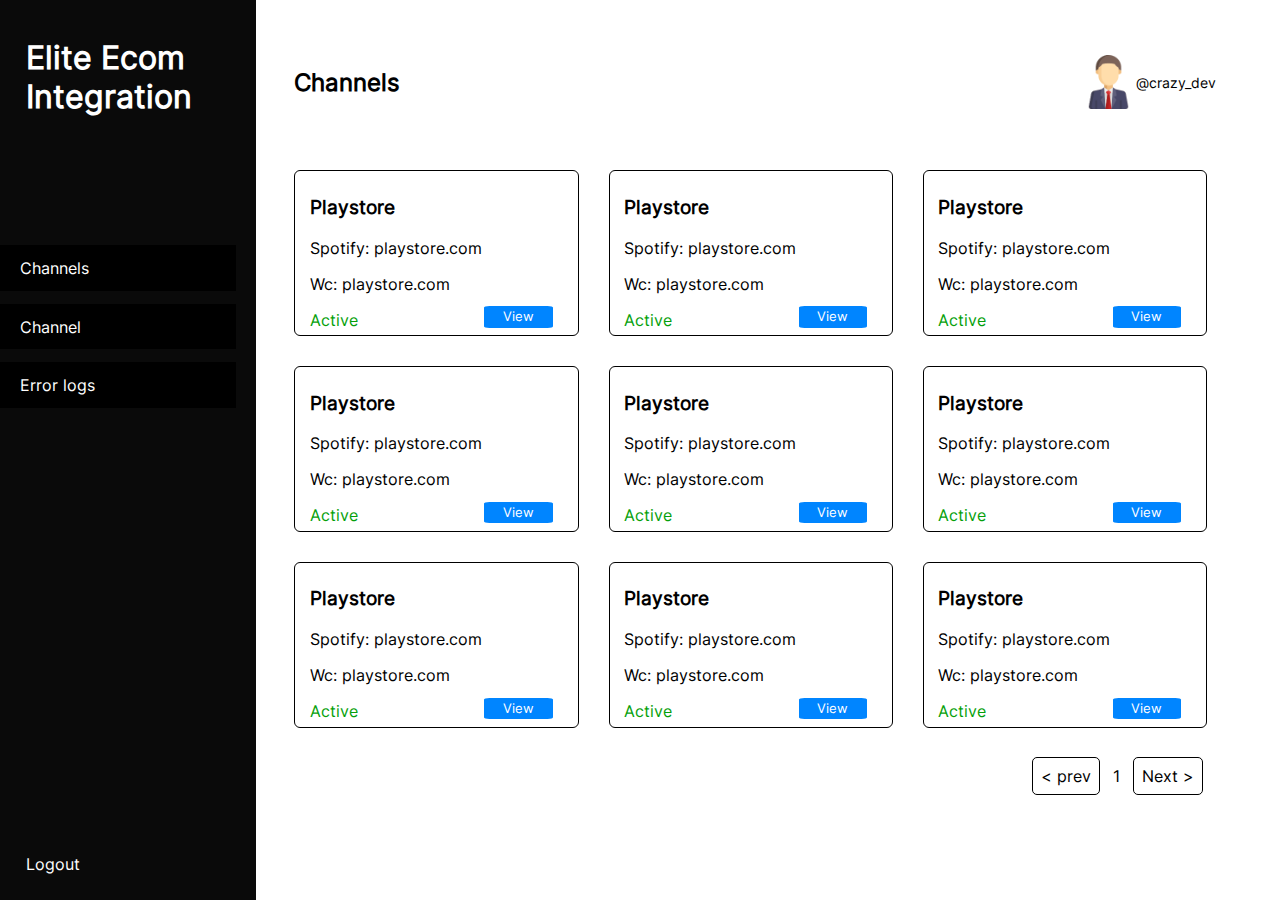
<file: index.html>
<html lang="en">
<head>
    <meta charset="UTF-8">
    <meta http-equiv="X-UA-Compatible" content="IE=edge">
    <meta name="viewport" content="width=device-width, initial-scale=1.0">
    <title>Elite Ecom Integration</title>
    <link rel="stylesheet" href="/public/main.css">
</head>
<body>
    <nav>
        <h1>Elite Ecom <br> Integration</h1>
        <div class="nav_links">
            <a href="">Channels</a>
            <a href="/public/channel.html">Channel</a>
            <a href="">Error logs</a>
        </div>
        <div class="logout">
            <a href="">Logout</a>
        </div>
    </nav>

    
    <main>
        <header>
            <h2>Channels</h2>
            <div class="user">
                <img src="/public/images/506185.png" alt="">
                <p>@crazy_dev</p>
            </div>
        </header>
        <section id="channels">
            <div class="channel">
                <h3>Playstore</h3>
                <p>Spotify: playstore.com</p>
                <p>Wc: playstore.com</p>
                <div class="active_view">
                    <div class="active">
                        <a href="">Active</a>
                    </div>
                    <div class="view">
                        <a href="">View</a>
                    </div>
                </div>
            </div>
            <div class="channel">
                <h3>Playstore</h3>
                <p>Spotify: playstore.com</p>
                <p>Wc: playstore.com</p>
                <div class="active_view">
                    <div class="active">
                        <a href="">Active</a>
                    </div>
                    <div class="view">
                        <a href="">View</a>
                    </div>
                </div>
            </div>
            <div class="channel">
                <h3>Playstore</h3>
                <p>Spotify: playstore.com</p>
                <p>Wc: playstore.com</p>
                <div class="active_view">
                    <div class="active">
                        <a href="">Active</a>
                    </div>
                    <div class="view">
                        <a href="">View</a>
                    </div>
                </div>
            </div>
            <div class="channel">
                <h3>Playstore</h3>
                <p>Spotify: playstore.com</p>
                <p>Wc: playstore.com</p>
                <div class="active_view">
                    <div class="active">
                        <a href="">Active</a>
                    </div>
                    <div class="view">
                        <a href="">View</a>
                    </div>
                </div>
            </div>
            <div class="channel">
                <h3>Playstore</h3>
                <p>Spotify: playstore.com</p>
                <p>Wc: playstore.com</p>
                <div class="active_view">
                    <div class="active">
                        <a href="">Active</a>
                    </div>
                    <div class="view">
                        <a href="">View</a>
                    </div>
                </div>
            </div>
            <div class="channel">
                <h3>Playstore</h3>
                <p>Spotify: playstore.com</p>
                <p>Wc: playstore.com</p>
                <div class="active_view">
                    <div class="active">
                        <a href="">Active</a>
                    </div>
                    <div class="view">
                        <a href="">View</a>
                    </div>
                </div>
            </div>
            <div class="channel">
                <h3>Playstore</h3>
                <p>Spotify: playstore.com</p>
                <p>Wc: playstore.com</p>
                <div class="active_view">
                    <div class="active">
                        <a href="">Active</a>
                    </div>
                    <div class="view">
                        <a href="">View</a>
                    </div>
                </div>
            </div>
            <div class="channel">
                <h3>Playstore</h3>
                <p>Spotify: playstore.com</p>
                <p>Wc: playstore.com</p>
                <div class="active_view">
                    <div class="active">
                        <a href="">Active</a>
                    </div>
                    <div class="view">
                        <a href="">View</a>
                    </div>
                </div>
            </div>
            <div class="channel">
                <h3>Playstore</h3>
                <p>Spotify: playstore.com</p>
                <p>Wc: playstore.com</p>
                <div class="active_view">
                    <div class="active">
                        <a href="">Active</a>
                    </div>
                    <div class="view">
                        <a href="">View</a>
                    </div>
                </div>
            </div>
        </section>
        <div class="navigation">
            <a href="">< prev</a>
            <span>1</span>
            <a href="">Next ></a>
        </div>
    </main>
</body>
</html>
</file>
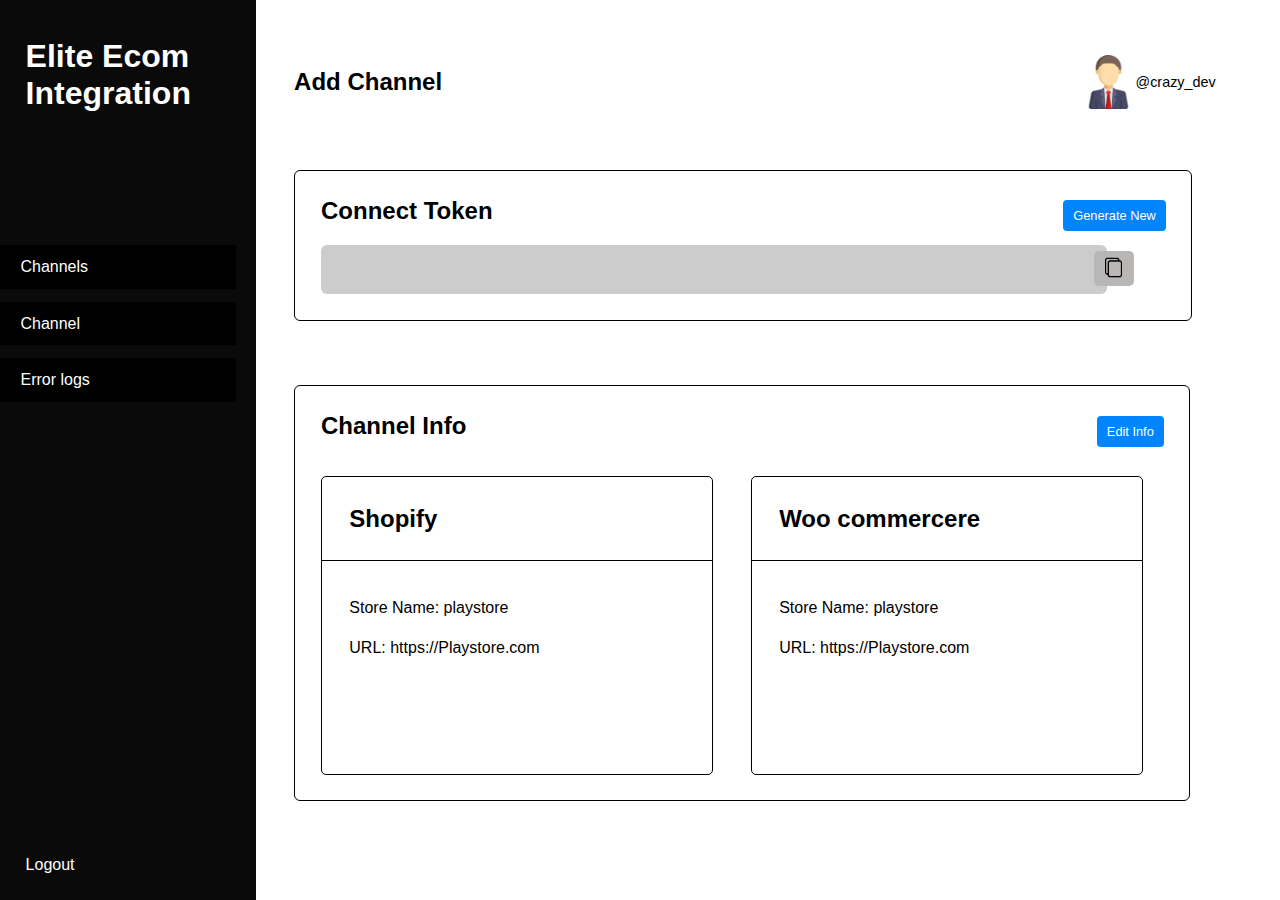
<file: public/channel.html>
<html lang="en">
<head>
    <meta charset="UTF-8">
    <meta http-equiv="X-UA-Compatible" content="IE=edge">
    <meta name="viewport" content="width=device-width, initial-scale=1.0">
    <title>Channel</title>
    <link rel="stylesheet" href="/public/channel.css">
</head>
<body>
    <nav>
        <h1>Elite Ecom <br> Integration</h1>
        <div class="nav_links">
            <a href="">Channels</a>
            <a href="/public/channel.html">Channel</a>
            <a href="">Error logs</a>
        </div>
        <div class="logout">
            <a href="">Logout</a>
        </div>
    </nav>
    <main>
        <header>
            <h2>Add Channel</h2>
            <div class="user">
                <img src="/public/images/506185.png" alt="">
                <p>@crazy_dev</p>
            </div>
        </header>
        <section class="tok">
            <section class="token-address">
                <div>
                    <h2>Connect Token</h2>
                </div>
                <div>
                    <a href="/public/channel_form.html">Generate New</a>
                </div>
            </section>
            <input type="text"><a href=""><img src="/public/images/2782958.png" alt=""></a>
        </section>    
        <section class="channel-info">
            <div class="info">
                <h2>Channel Info</h2>
                <div>
                    <a href="/public/channel_form.html">Edit Info</a>
                </div>
            </div>
            <div id="shopify-woo">
                <div class="shopify">
                    <h2>Shopify</h2>
                    <div class="store-name">
                        <p>
                            Store Name: playstore <br>
                            URL: https://Playstore.com
                        </p>
                    </div>
                </div>
                <div class="shopify">
                    <h2>Woo commercere</h2>
                    <div class="store-name">
                        <p>
                            Store Name: playstore <br>
                            URL: https://Playstore.com
                        </p>
                    </div>
                </div>        
            </div>
        </section>
    </main>    
</body>
</html>
</file>
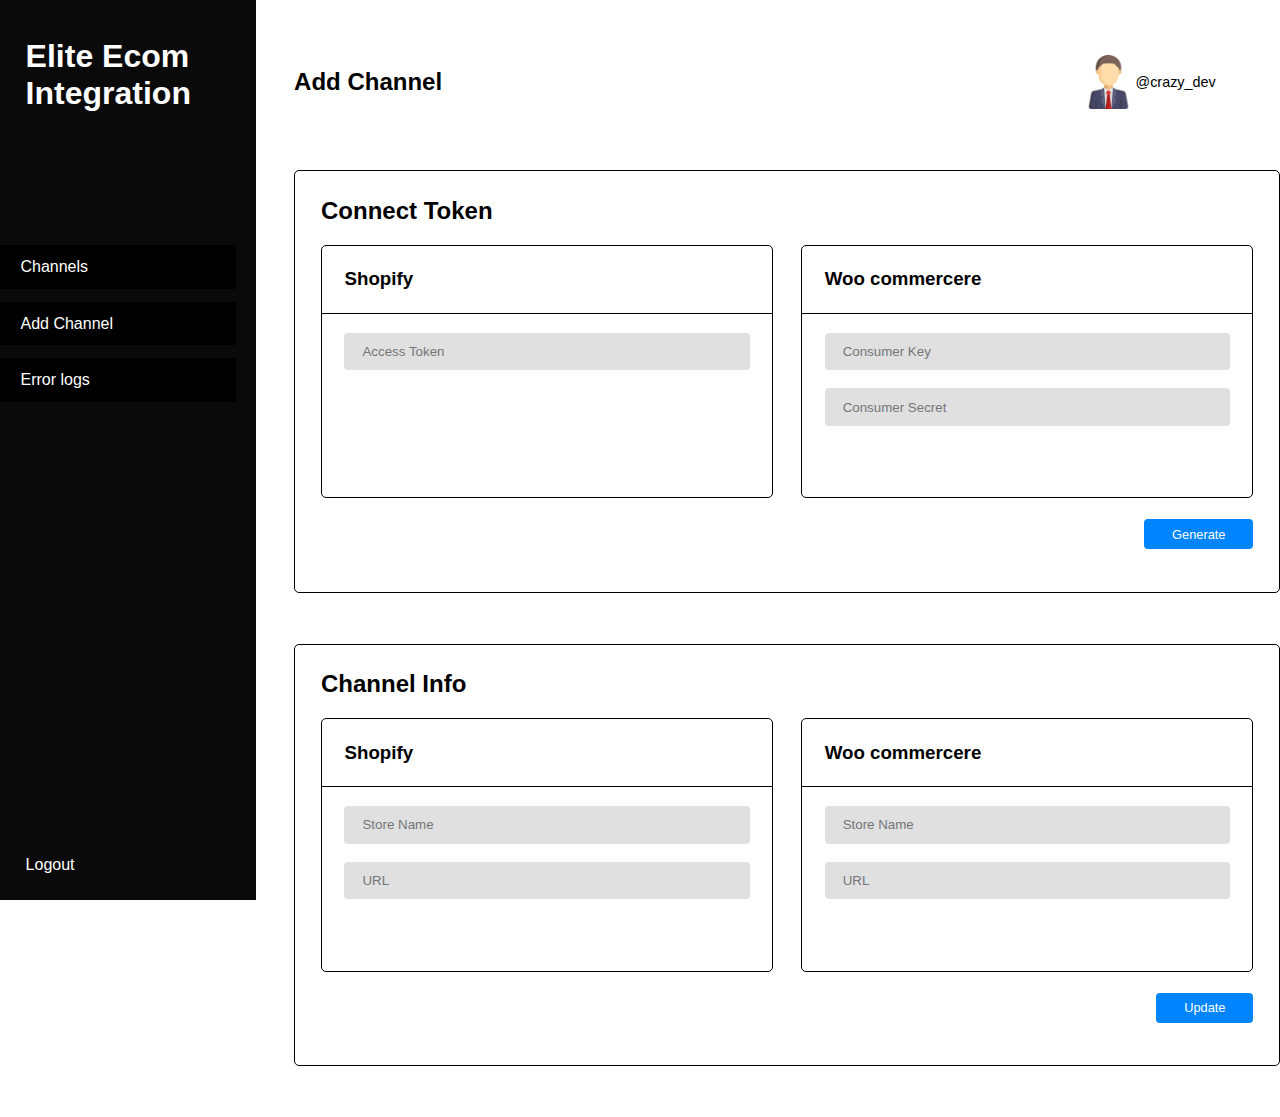
<file: public/channel_form.html>
<html lang="en">
<head>
    <meta charset="UTF-8">
    <meta http-equiv="X-UA-Compatible" content="IE=edge">
    <meta name="viewport" content="width=device-width, initial-scale=1.0">
    <title>Channel|Form</title>
    <link rel="stylesheet" href="/public/channel_form.css">
</head>
<body>
    <nav>
        <h1>Elite Ecom <br> Integration</h1>
        <div class="nav_links">
            <a href="">Channels</a>
            <a href="/public/channel.html">Add Channel</a>
            <a href="">Error logs</a>
        </div>
        <div class="logout">
            <a href="">Logout</a>
        </div>
    </nav>
    <main>
        <header>
            <h2>Add Channel</h2>
            <div class="user">
                <img src="/public/images/506185.png" alt="">
                <p>@crazy_dev</p>
            </div>
        </header>
        <section class="channel-token">
            <h2>Connect Token</h2>
            <div class="grid-container">
                <div class="shopify">
                    <h3>Shopify</h3>
                    <input type="text" placeholder="Access Token">
                </div>
                <div class="woo">
                    <h3>Woo commercere</h3>
                    <input type="text" placeholder="Consumer Key">
                    <input type="text" placeholder="Consumer Secret">
                </div>
            </div>
            <a href="/public/channel.html">Generate</a>
        </section>
        <section class="channel-token">
            <h2>Channel Info</h2>
            <div class="grid-container">
                <div class="shopify">
                    <h3>Shopify</h3>
                    <input type="text" placeholder="Store Name">
                    <input type="text" placeholder="URL">
                </div>
                <div class="woo">
                    <h3>Woo commercere</h3>
                    <input type="text" placeholder="Store Name">
                    <input type="text" placeholder="URL">
                </div>
            </div>
            <a href="/public/channel.html">Update</a>
        </section>
    </main>    
</body>
</html>
</file>
<file: public/main.css>
@font-face{
    src: url(/public/images/Inter-Regular.ttf);
    font-family: interfont;
}
body{
    margin: 0;
    font-family: interfont;
}
/*nav styles*/
nav{
    background-color: rgb(10, 10, 10);
    display: grid;
    grid-template-columns: 1fr;
    grid-template-rows: 1.5fr 3fr 1fr;
   height: 100%;
   position: fixed;
   top: 0;
   left: 0;
   z-index: 1;
   width: 20%;
   overflow: hidden;
}
nav div.nav_links a{
    display: block;
    color: #fff;
    text-decoration: none;
    background-color: black;
    margin: 0% 8% 5% 0%;
    padding: 5% 8%;
}
nav div.nav_links a:hover{
    background-color: #fff;
    color: black;
}
nav h1{
    color: #fff;
    margin: 15% 10%;
}
nav div.logout{
    align-self: end;
    margin: 10%;
}
nav div.logout a{
    color: #fff;
    text-decoration: none;
    align-self: end;
}
/*header styles*/
header{
    display: grid;
    grid-template-columns: 1fr 1fr;
    grid-template-rows: 100px;
    max-width: 1020px;
    margin-left: 21%;
    margin-top: 2.5%;
}
header h2{
    align-self: center;
    margin-left: 5%;
}
header div.user img{
    width: 15%;
    justify-self: end;
    align-self: center;
}
header div.user p{
    align-self: center;
    font-size: 0.9em;
}
header div.user{
    display: grid;
    grid-template-columns: 2.5fr 1fr;
}
/*main body styles*/
section#channels{
    display: grid;
    grid-template-columns: 30% 30% 30%;
    gap: 30px;
    margin: 3%;
    max-width: 1020px;
    margin-left: 23%;
}
div.channel{
    border: 1px solid black;
    border-radius: 6px;
    padding: 2% 5%;
}
div.channel div.active_view{
    display: grid;
    grid-template-columns: 1fr 1fr;
}

div.channel div.active_view div.active a{
    text-decoration: none;
    color: #059f0b;
}
div.channel div.active_view div.view{
    justify-self: center;
}
div.channel div.active_view div.view a{
    text-decoration: none;
    color: #fff;
    background-color: #0085ff;
    padding: 10% 60%;
    font-size: 0.8em;
    border-radius: 8%;
}
/*bottom navigation styles*/
div.navigation{
    float: right;
    margin-right: 6%;
    margin-bottom: 3%;
    
}
main > div > a:nth-child(1){
    text-decoration: none;
    color:black;
    border: 1px solid black;
    padding: 8px;
    border-radius: 5px;
    margin: 0s;
}
main > div > span{
   padding: 8px;
   margin: 0;
  
}
main > div > a:nth-child(3){
    text-decoration: none;
    color:black;
    border: 1px solid black;
    padding: 8px;
    border-radius: 5px;
    margin: 0s;
}
/*responsive styles*/
@media screen and (max-width:960px) {
    section#channels{
        display: grid;
        grid-template-columns: 45% 45%;
        margin-top: 6%;      
    }
    header{
        max-width: 70%;
    }
    nav h1{
        font-size: 1.5em;
        margin-top: 25%;
    }
}
@media screen and (max-width:785px){
    nav{
        width: 22%;
    }
    section#channels{
        margin-left: 28%;
    }
    header{
       margin-left: 25%;
    }
}
@media screen and (max-width:695px){
    section#channels{
        display: block; 
        margin-left: 40%;
    }
    div.channel{
        margin-bottom: 10%;
        max-width: 70%;
    }
    header{
        max-width: 58%;
        margin-left: 35%;
    }
    header div.user img{
        width: 30%;
    }
    div.navigation{
        float: right;
        margin-right: 22%;
        margin-bottom: 3%;
        
    }
    nav{
        width: 30%;
    }
}
@media screen and (max-width:546px){
    nav h1{
        font-size: 1em;
    }
    nav div.nav_links a{
        font-size: 0.8em;
    }
    header h2{
        font-size: 1.1em;
    }
    header div.user p{
        font-size: 0.8em;
    }
    section#channels div.channel h3,p{
        font-size: 0.9em;
    }
    div.active_view div.active a{
        font-size: 0.8em;
    }
    div.channel div.active_view div.view a{
        font-size: 0.7em;
    }
    body > main > div > a:nth-child(1){
        font-size: 0.8em;
    }
    body > main > div > a:nth-child(3){
        font-size: 0.8em;
    }
    div.channel div.active_view div.view{
        margin-bottom: 5%;
    }
    header div.user img{
        width: 50%;
    }
}
@media screen and (max-width:400px){
    section#channels div.channel h3,p{
        font-size: 0.7em;
    }
    div.channel div.active_view div.view a{
        font-size: 0.5em;
    }
    div.channel div.active_view div.active a{
        font-size: 0.6em;
    }
    body > main > div > a:nth-child(1){
        font-size: 0.5em;
    }
    body > main > div > a:nth-child(3){
        font-size: 0.5em;
    }
    body > main > div > span{
        font-size: 00.8em
    }
    header div.user img{
        width: 75%;
    }
   
}
</file>
<file: public/channel.css>
body{
    margin: 0;
    font-family: sans-serif;
   
    grid-template-columns: 1fr 3fr;
}
/*nav styles*/
nav{
    background-color: rgb(10, 10, 10);
    display: grid;
    grid-template-columns: 1fr;
    grid-template-rows: 1.5fr 3fr 1fr;
   height: 100%;
   position: fixed;
   top: 0;
   left: 0;
   z-index: 1;
   width: 20%;
   overflow: hidden;
}
nav div.nav_links a{
    display: block;
    color: #fff;
    text-decoration: none;
    background-color: black;
    margin: 0% 8% 5% 0%;
    padding: 5% 8%;
}
nav div.nav_links a:hover{
    background-color: #fff;
    color: black;
}
nav h1{
    color: #fff;
    margin: 15% 10%;
}
nav div.logout{
    align-self: end;
    margin: 10%;
}
nav div.logout a{
    color: #fff;
    text-decoration: none;
    align-self: end;
}
/*header styles*/
header{
    display: grid;
    grid-template-columns: 1fr 1fr;
    grid-template-rows: 100px;
    max-width: 1020px;
    margin-left: 21%;
    margin-top: 2.5%;
}
header h2{
    align-self: center;
    margin-left: 5%;
}
header div.user img{
    width: 15%;
    justify-self: end;
    align-self: center;
}
header div.user p{
    align-self: center;
    font-size: 0.9em;
}
header div.user{
    display: grid;
    grid-template-columns: 2.5fr 1fr;
}
/*main body styles*/
section.tok{
    margin-left: 23%; 
    border: 1px solid black;
    max-width: 66%;
    border-radius: 6px;
    margin-top: 3%;
    padding: 2%;
}
section.token-address{
    display: grid;
    grid-template-columns: 1fr 1fr;
}
section.tok > section > div:nth-child(2) > a{
    text-decoration: none;
    color: #fff;
    background-color: #0085ff;
    padding: 8px 10px;
    font-size: 0.8em;
    border-radius: 4px;
    box-sizing: border-box;
}
section.tok > section > div:nth-child(2){
    align-self: top;
    justify-self: end;
    margin-top: 2.5%;
}
body > main > section.tok > section > div:nth-child(1) > h2{
    margin-top: 0;
}
section.tok > section > div:nth-child(1){
    align-self: top;
}
section.tok input{
    width: 93%;
    height: 5.5%;
    border-radius: 6px;
    background-color: rgba(128, 128, 128, 0.399);
    border: none;
}
section.tok a img{
    width: 2.5%;
    margin-bottom: -0.5%;
}
body > main > section.tok > a{
    padding: 1.1%;
    background-color: rgb(185, 182, 182);
    border-radius: 5px;
    position: relative;
    left: -1.5%;
}
/*channel info styles*/
section.channel-info{
    max-width: 990px;
    margin-left: 23%;
    border: 1px solid black;
    margin-top: 5%;
    margin-bottom: 1%;
    max-width: 70%;
    border-radius: 6px;
    padding: 2%;
    box-sizing: border-box;
}
section.channel-info div.info{
    display: grid;
    grid-template-columns: 1fr 1fr;
}
section.channel-info > div.info > h2{
    margin-top: 0;
}
section.channel-info > div.info > div > a{
    text-decoration: none;
    color: #fff;
    background-color: #0085ff;
    padding: 8px 10px;
    font-size: 0.8em;
    border-radius: 4px;
    box-sizing: border-box;
}
body > main > section.channel-info > div.info > div{
    margin-top: 3%;
    justify-self: end;
}
div#shopify-woo{
    display: grid;
    grid-template-columns: 1fr 1fr;
    gap: 2%;
    margin-top: 2%;
}
div#shopify-woo div.shopify{
    border: 1px solid black;
    margin-right: 5%;
    border-radius: 5px;
    box-sizing: border-box;
}
div#shopify-woo div.shopify h2{
    border-bottom: 1px solid black;
    padding: 7%;
    margin: 0;
}
div#shopify-woo div.shopify div.store-name{
    margin: 0;
}
div#shopify-woo div.shopify div.store-name p{
    margin: 0;
    margin-bottom: 20%;
    padding: 7%;
    box-sizing: border-box;
    line-height: 250%;
}
/*responsive styles*/
</file>
<file: public/channel_form.css>
body{
    margin: 0;
    font-family: sans-serif;
   
    grid-template-columns: 1fr 3fr;
}
/*nav styles*/
nav{
    background-color: rgb(10, 10, 10);
    display: grid;
    grid-template-columns: 1fr;
    grid-template-rows: 1.5fr 3fr 1fr;
   height: 100%;
   position: fixed;
   top: 0;
   left: 0;
   z-index: 1;
   width: 20%;
   overflow: hidden;
}
nav div.nav_links a{
    display: block;
    color: #fff;
    text-decoration: none;
    background-color: black;
    margin: 0% 8% 5% 0%;
    padding: 5% 8%;
}
nav div.nav_links a:hover{
    background-color: #fff;
    color: black;
}
nav h1{
    color: #fff;
    margin: 15% 10%;
}
nav div.logout{
    align-self: end;
    margin: 10%;
}
nav div.logout a{
    color: #fff;
    text-decoration: none;
    align-self: end;
}
/*header styles*/
header{
    display: grid;
    grid-template-columns: 1fr 1fr;
    grid-template-rows: 100px;
    max-width: 1090px;
    margin-left: 21%;
    margin-top: 2.5%;
}
header h2{
    align-self: center;
    margin-left: 5%;
}
header div.user img{
    width: 15%;
    justify-self: end;
    align-self: center;
}
header div.user p{
    align-self: center;
    font-size: 0.9em;
}
header div.user{
    display: grid;
    grid-template-columns: 2.5fr 1fr;
}
/*main styles*/
section.channel-token{
    margin-left: 23%;
    border: 1px solid black;
    margin-top: 3%;
    margin-bottom: 4%;
    padding: 2%;
    box-sizing: border-box;
    max-width: 1000px;
    border-radius: 5px;
}
section.channel-token h2{
    margin-top: 0;
}
.grid-container{
    display: grid;
    grid-template-columns: 1fr 1fr;
    gap: 3%;
}
/*shopify styles*/
.grid-container div.shopify{
    border: 1px solid black;
    margin-bottom: 15%;
    border-radius: 5px;
}
.grid-container div.shopify h3{
    border-bottom: 1px solid black;
    padding: 5%;
    margin-top: 0;
}
.grid-container div.shopify input{
   margin-left: 5%;
   margin-bottom: 25%;
   display: block;
   padding-left: 4%;
   border: none;
   background-color: rgba(178, 178, 178, 0.399);
   border-radius: 4px;
   height: 15%;
   width: 90%;
}
section:nth-child(3) > div > div.shopify > input:nth-child(2){
    margin-bottom: 4%;
}
/*woo commerce styles*/
.grid-container div.woo{
    border: 1px solid black;
    margin-bottom: 15%;
    border-radius: 5px;
}
.grid-container div.woo h3{
    border-bottom: 1px solid black;
    padding: 5%;
    margin-top: 0;
}
.grid-container div.woo input{
    margin-left: 5%;
   margin-bottom: 25%;
   display: block;
   padding-left: 4%;
   border: none;
   background-color: rgba(178, 178, 178, 0.399);
   border-radius: 4px;
   height: 15%;
   width: 90%;
}
body > main > section:nth-child(2) > div > div.woo > input:nth-child(2){
    margin-bottom: 4%;
}
body > main > section:nth-child(3) > div > div.woo > input:nth-child(2){
    margin-bottom: 4%;
}
/*button styles*/
section.channel-token a{
    text-decoration: none;
    color: #fff;
    background-color: #0085ff;
    padding: 0.8% 3%;
    font-size: 0.8em;
    border-radius: 4px;
    float: right;
    position: relative;
   margin-top: -5%;
}
</file>
